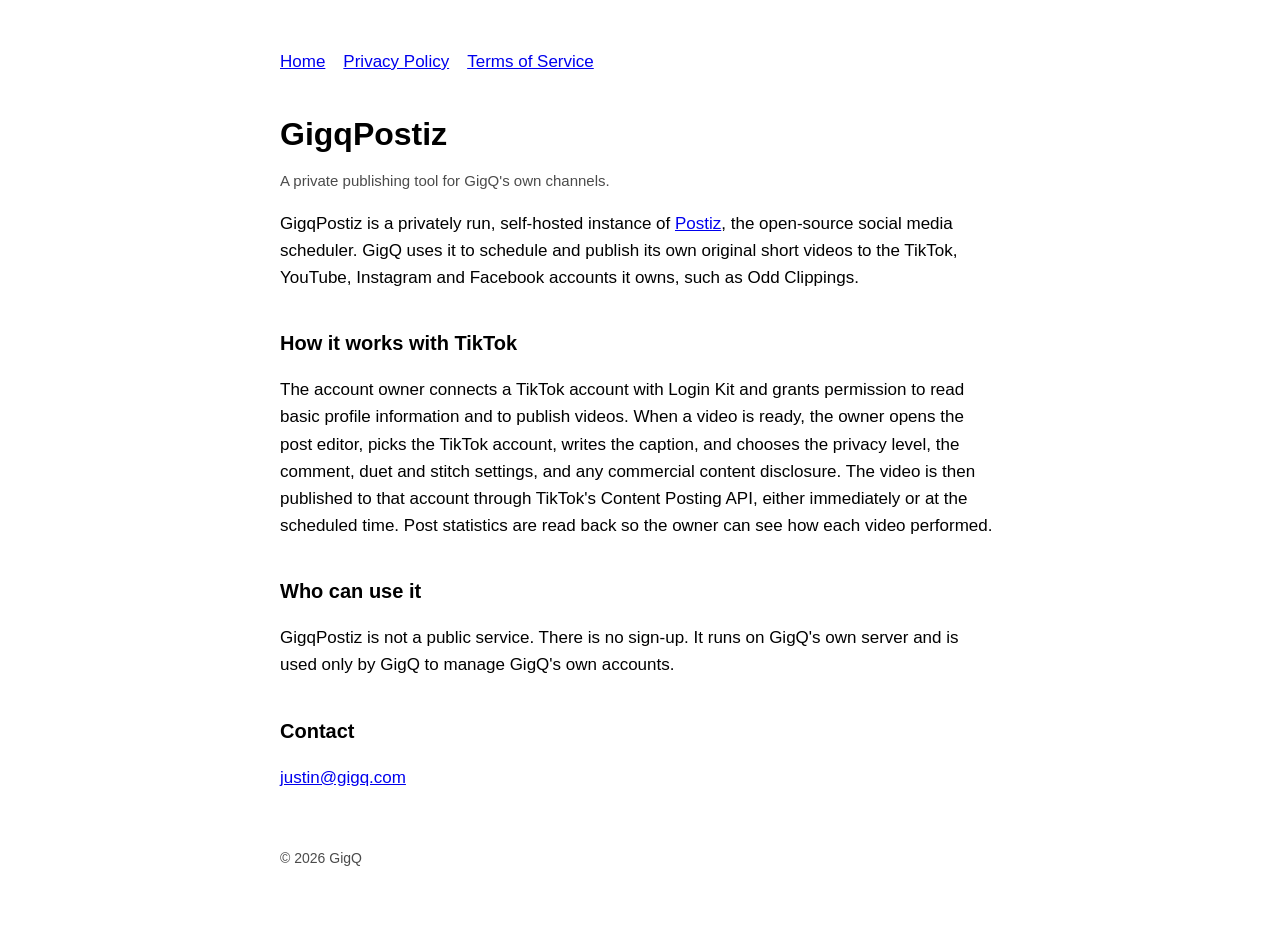
<file: index.html>
<!doctype html>
<html lang="en">
<head>
<meta charset="utf-8">
<meta name="viewport" content="width=device-width, initial-scale=1">
<title>GigqPostiz</title>
<link rel="stylesheet" href="style.css">
</head>
<body>
<header><a href="./">Home</a><a href="privacy.html">Privacy Policy</a><a href="terms.html">Terms of Service</a></header>

<h1>GigqPostiz</h1>
<p class="muted">A private publishing tool for GigQ's own channels.</p>

<p>GigqPostiz is a privately run, self-hosted instance of <a href="https://github.com/gitroomhq/postiz-app">Postiz</a>, the open-source social media scheduler. GigQ uses it to schedule and publish its own original short videos to the TikTok, YouTube, Instagram and Facebook accounts it owns, such as Odd Clippings.</p>

<h2>How it works with TikTok</h2>
<p>The account owner connects a TikTok account with Login Kit and grants permission to read basic profile information and to publish videos. When a video is ready, the owner opens the post editor, picks the TikTok account, writes the caption, and chooses the privacy level, the comment, duet and stitch settings, and any commercial content disclosure. The video is then published to that account through TikTok's Content Posting API, either immediately or at the scheduled time. Post statistics are read back so the owner can see how each video performed.</p>

<h2>Who can use it</h2>
<p>GigqPostiz is not a public service. There is no sign-up. It runs on GigQ's own server and is used only by GigQ to manage GigQ's own accounts.</p>

<h2>Contact</h2>
<p><a href="mailto:justin@gigq.com">justin@gigq.com</a></p>

<footer>© 2026 GigQ</footer>
</body>
</html>
</file>
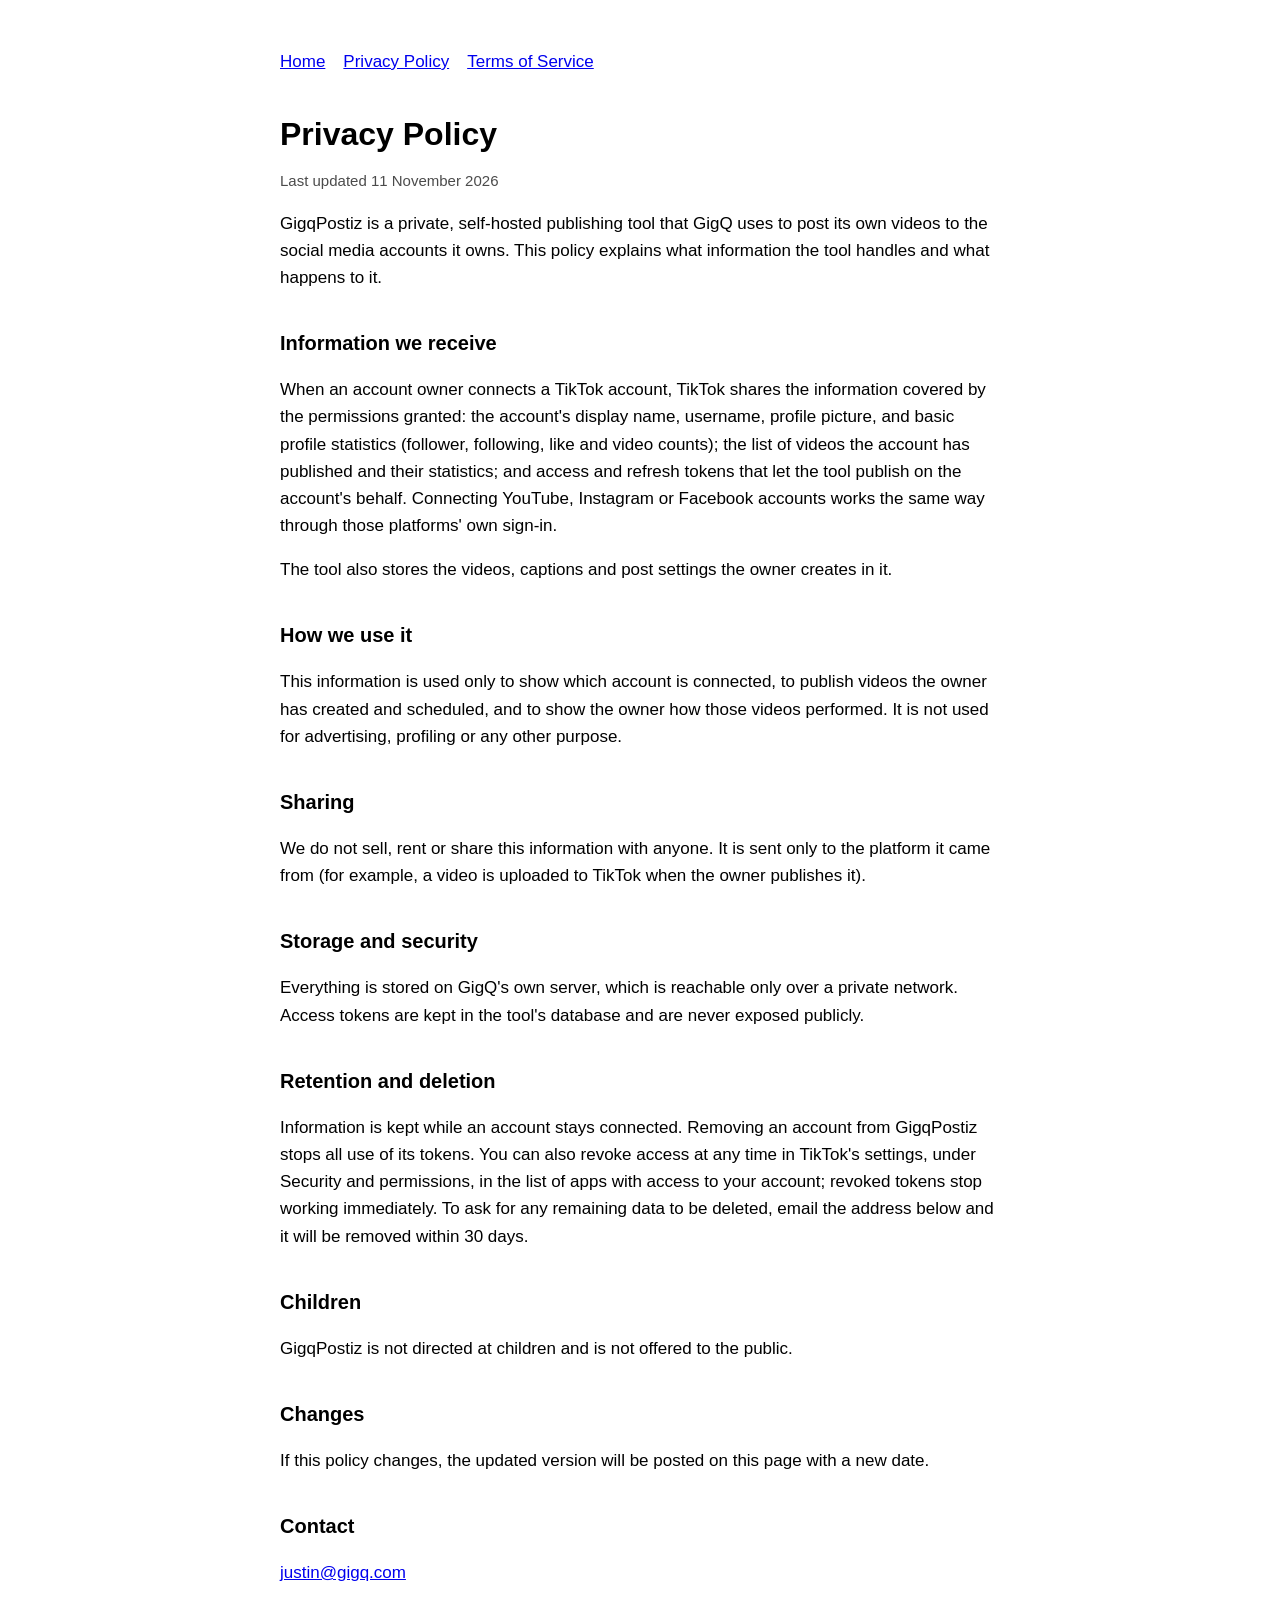
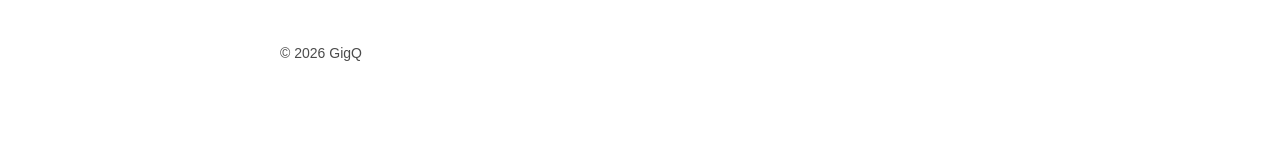
<file: privacy.html>
<!doctype html>
<html lang="en">
<head>
<meta charset="utf-8">
<meta name="viewport" content="width=device-width, initial-scale=1">
<title>Privacy Policy · GigqPostiz</title>
<link rel="stylesheet" href="style.css">
</head>
<body>
<header><a href="./">Home</a><a href="privacy.html">Privacy Policy</a><a href="terms.html">Terms of Service</a></header>

<h1>Privacy Policy</h1>
<p class="muted">Last updated 11 November 2026</p>

<p>GigqPostiz is a private, self-hosted publishing tool that GigQ uses to post its own videos to the social media accounts it owns. This policy explains what information the tool handles and what happens to it.</p>

<h2>Information we receive</h2>
<p>When an account owner connects a TikTok account, TikTok shares the information covered by the permissions granted: the account's display name, username, profile picture, and basic profile statistics (follower, following, like and video counts); the list of videos the account has published and their statistics; and access and refresh tokens that let the tool publish on the account's behalf. Connecting YouTube, Instagram or Facebook accounts works the same way through those platforms' own sign-in.</p>
<p>The tool also stores the videos, captions and post settings the owner creates in it.</p>

<h2>How we use it</h2>
<p>This information is used only to show which account is connected, to publish videos the owner has created and scheduled, and to show the owner how those videos performed. It is not used for advertising, profiling or any other purpose.</p>

<h2>Sharing</h2>
<p>We do not sell, rent or share this information with anyone. It is sent only to the platform it came from (for example, a video is uploaded to TikTok when the owner publishes it).</p>

<h2>Storage and security</h2>
<p>Everything is stored on GigQ's own server, which is reachable only over a private network. Access tokens are kept in the tool's database and are never exposed publicly.</p>

<h2>Retention and deletion</h2>
<p>Information is kept while an account stays connected. Removing an account from GigqPostiz stops all use of its tokens. You can also revoke access at any time in TikTok's settings, under Security and permissions, in the list of apps with access to your account; revoked tokens stop working immediately. To ask for any remaining data to be deleted, email the address below and it will be removed within 30 days.</p>

<h2>Children</h2>
<p>GigqPostiz is not directed at children and is not offered to the public.</p>

<h2>Changes</h2>
<p>If this policy changes, the updated version will be posted on this page with a new date.</p>

<h2>Contact</h2>
<p><a href="mailto:justin@gigq.com">justin@gigq.com</a></p>

<footer>© 2026 GigQ</footer>
</body>
</html>
</file>
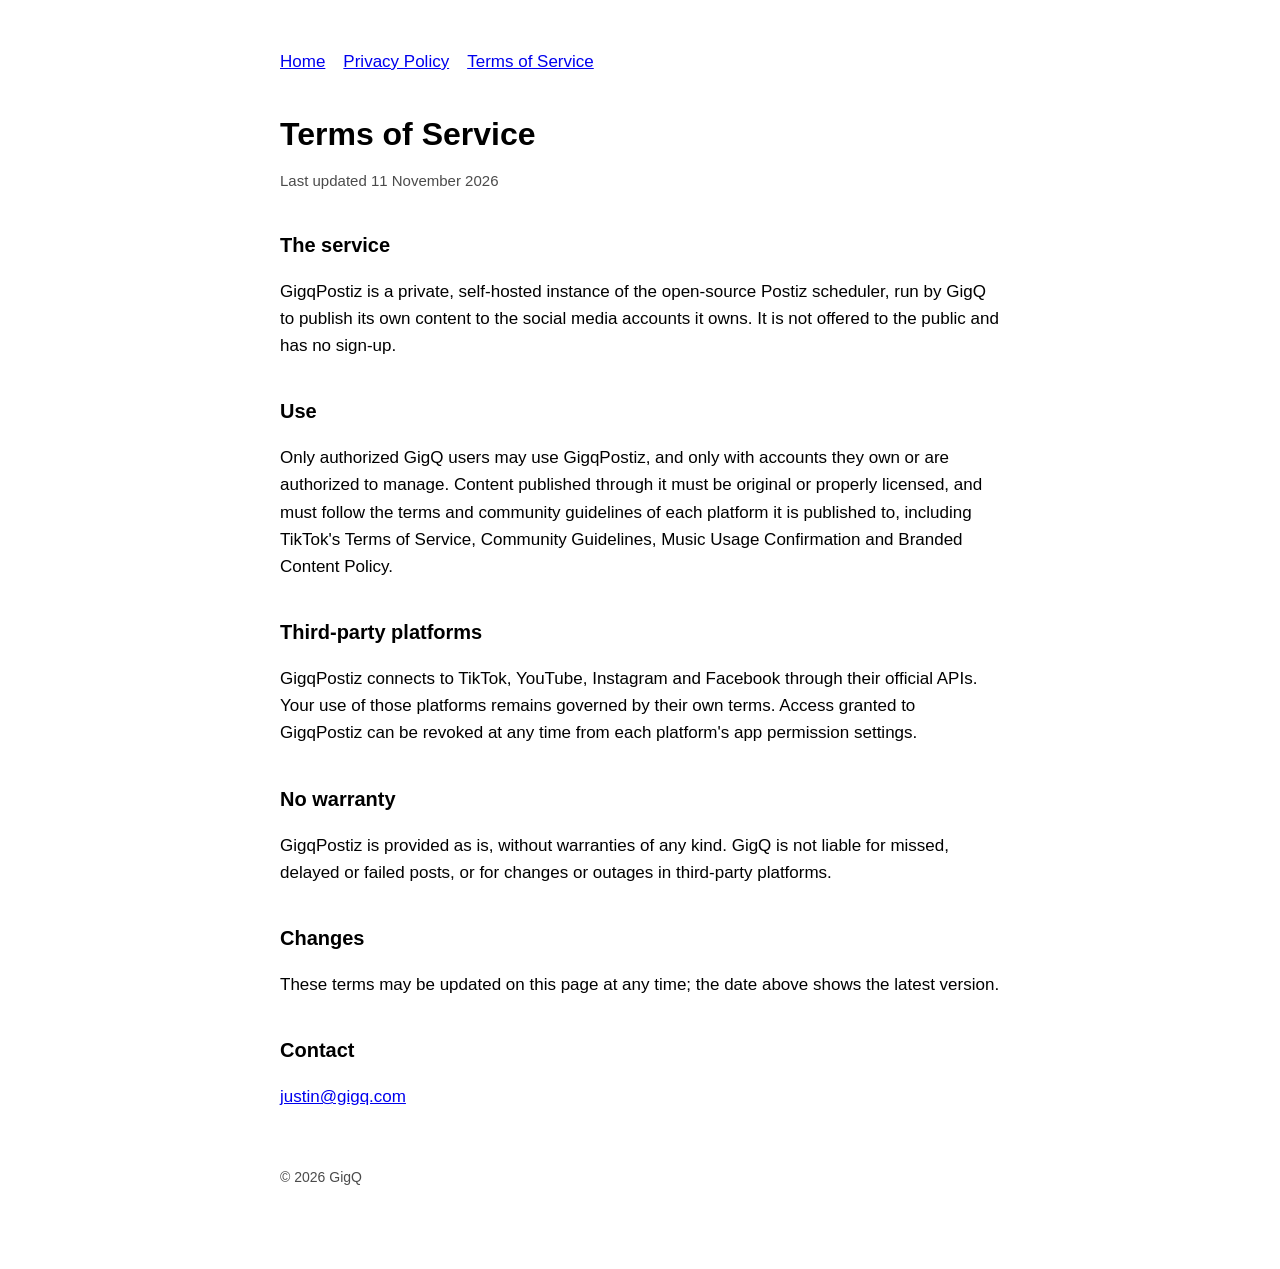
<file: terms.html>
<!doctype html>
<html lang="en">
<head>
<meta charset="utf-8">
<meta name="viewport" content="width=device-width, initial-scale=1">
<title>Terms of Service · GigqPostiz</title>
<link rel="stylesheet" href="style.css">
</head>
<body>
<header><a href="./">Home</a><a href="privacy.html">Privacy Policy</a><a href="terms.html">Terms of Service</a></header>

<h1>Terms of Service</h1>
<p class="muted">Last updated 11 November 2026</p>

<h2>The service</h2>
<p>GigqPostiz is a private, self-hosted instance of the open-source Postiz scheduler, run by GigQ to publish its own content to the social media accounts it owns. It is not offered to the public and has no sign-up.</p>

<h2>Use</h2>
<p>Only authorized GigQ users may use GigqPostiz, and only with accounts they own or are authorized to manage. Content published through it must be original or properly licensed, and must follow the terms and community guidelines of each platform it is published to, including TikTok's Terms of Service, Community Guidelines, Music Usage Confirmation and Branded Content Policy.</p>

<h2>Third-party platforms</h2>
<p>GigqPostiz connects to TikTok, YouTube, Instagram and Facebook through their official APIs. Your use of those platforms remains governed by their own terms. Access granted to GigqPostiz can be revoked at any time from each platform's app permission settings.</p>

<h2>No warranty</h2>
<p>GigqPostiz is provided as is, without warranties of any kind. GigQ is not liable for missed, delayed or failed posts, or for changes or outages in third-party platforms.</p>

<h2>Changes</h2>
<p>These terms may be updated on this page at any time; the date above shows the latest version.</p>

<h2>Contact</h2>
<p><a href="mailto:justin@gigq.com">justin@gigq.com</a></p>

<footer>© 2026 GigQ</footer>
</body>
</html>
</file>
<file: style.css>
:root { color-scheme: light dark; }
body {
  font: 17px/1.6 -apple-system, BlinkMacSystemFont, "Segoe UI", Roboto, Helvetica, Arial, sans-serif;
  max-width: 720px;
  margin: 0 auto;
  padding: 48px 24px 80px;
}
header { margin-bottom: 40px; }
header a { margin-right: 18px; }
h1 { font-size: 32px; line-height: 1.2; margin: 0 0 8px; }
h2 { font-size: 20px; margin-top: 36px; }
.muted { opacity: 0.7; font-size: 15px; }
footer { margin-top: 56px; font-size: 14px; opacity: 0.7; }
</file>
